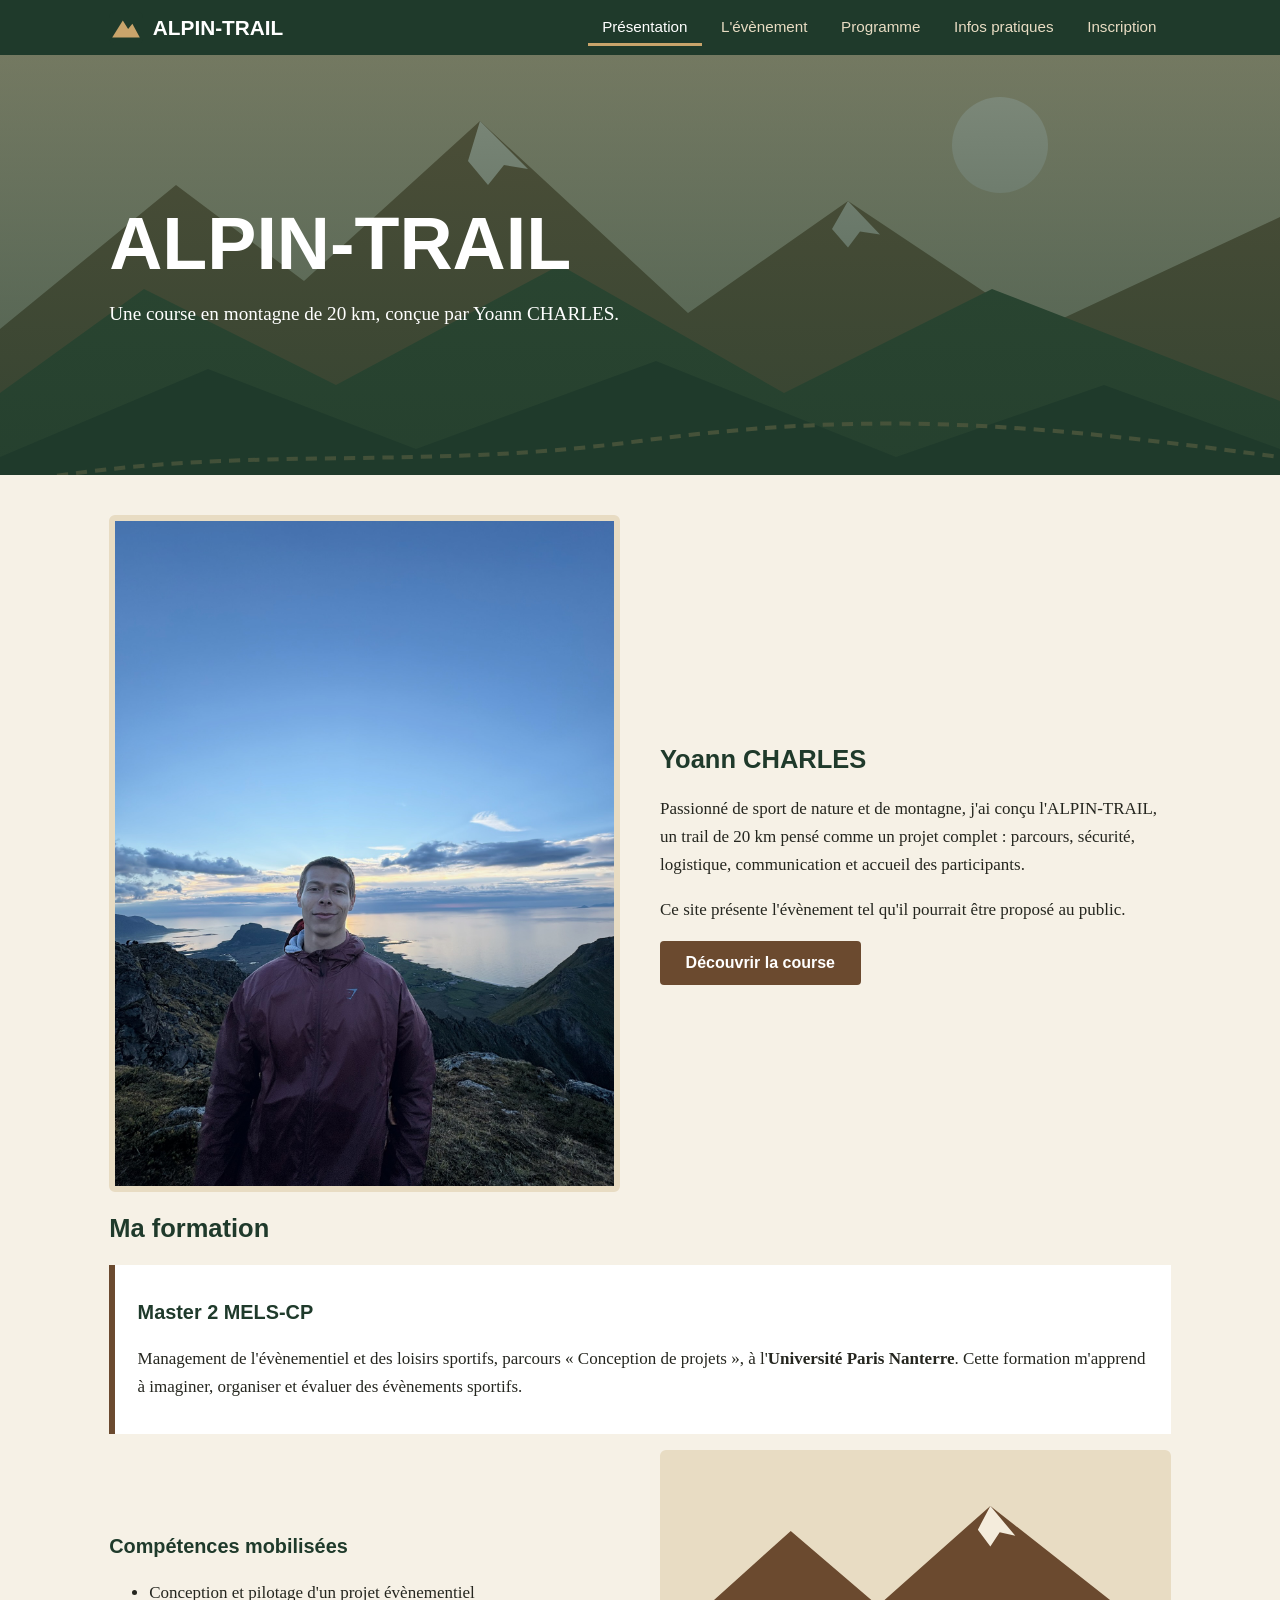
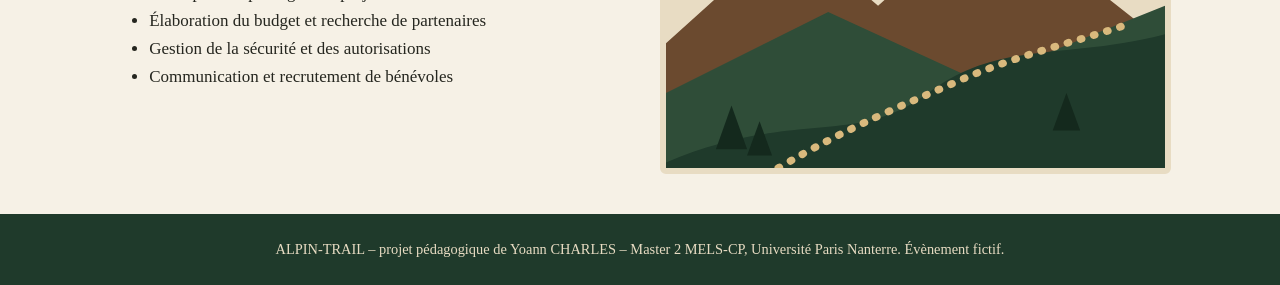
<file: index.html>
<!DOCTYPE html>
<html lang="fr"><head><meta charset="UTF-8"><meta name="viewport" content="width=device-width,initial-scale=1">
<title>Présentation – ALPIN-TRAIL</title><link rel="icon" href="images/favicon.svg"><link rel="stylesheet" href="style.css"></head><body>
<header><div class="barre"><a class="logo" href="index.html"><img src="images/favicon.svg" alt="">ALPIN-TRAIL</a>
<nav aria-label="Menu principal"><ul>
<li><a href="index.html" class="actif">Présentation</a></li>
<li><a href="evenement.html">L'évènement</a></li>
<li><a href="programme.html">Programme</a></li>
<li><a href="infos.html">Infos pratiques</a></li>
<li><a href="inscription.html">Inscription</a></li></ul></nav></div></header>
<section class="hero "><div><h1>ALPIN-TRAIL</h1><p>Une course en montagne de 20 km, conçue par Yoann CHARLES.</p></div></section>
<main>
<div class="deux"><img class="photo" src="images/yoann.jpg" alt="Photo de Yoann CHARLES">
<div><h2>Yoann CHARLES</h2><p>Passionné de sport de nature et de montagne, j'ai conçu l'ALPIN-TRAIL, un trail de 20 km pensé comme un projet complet : parcours, sécurité, logistique, communication et accueil des participants.</p>
<p>Ce site présente l'évènement tel qu'il pourrait être proposé au public.</p><a class="bouton" href="evenement.html">Découvrir la course</a></div></div>
<h2>Ma formation</h2>
<div class="bloc"><h3>Master 2 MELS-CP</h3><p>Management de l'évènementiel et des loisirs sportifs, parcours « Conception de projets », à l'<b>Université Paris Nanterre</b>. Cette formation m'apprend à imaginer, organiser et évaluer des évènements sportifs.</p></div>
<div class="deux"><div><h3>Compétences mobilisées</h3><ul><li>Conception et pilotage d'un projet évènementiel</li><li>Élaboration du budget et recherche de partenaires</li><li>Gestion de la sécurité et des autorisations</li><li>Communication et recrutement de bénévoles</li></ul></div>
<img class="photo" src="images/sentier.svg" alt="Sentier de montagne dans un paysage vert et brun"></div>
</main><footer>ALPIN-TRAIL – projet pédagogique de Yoann CHARLES – Master 2 MELS-CP, Université Paris Nanterre. Évènement fictif.</footer></body></html>
</file>
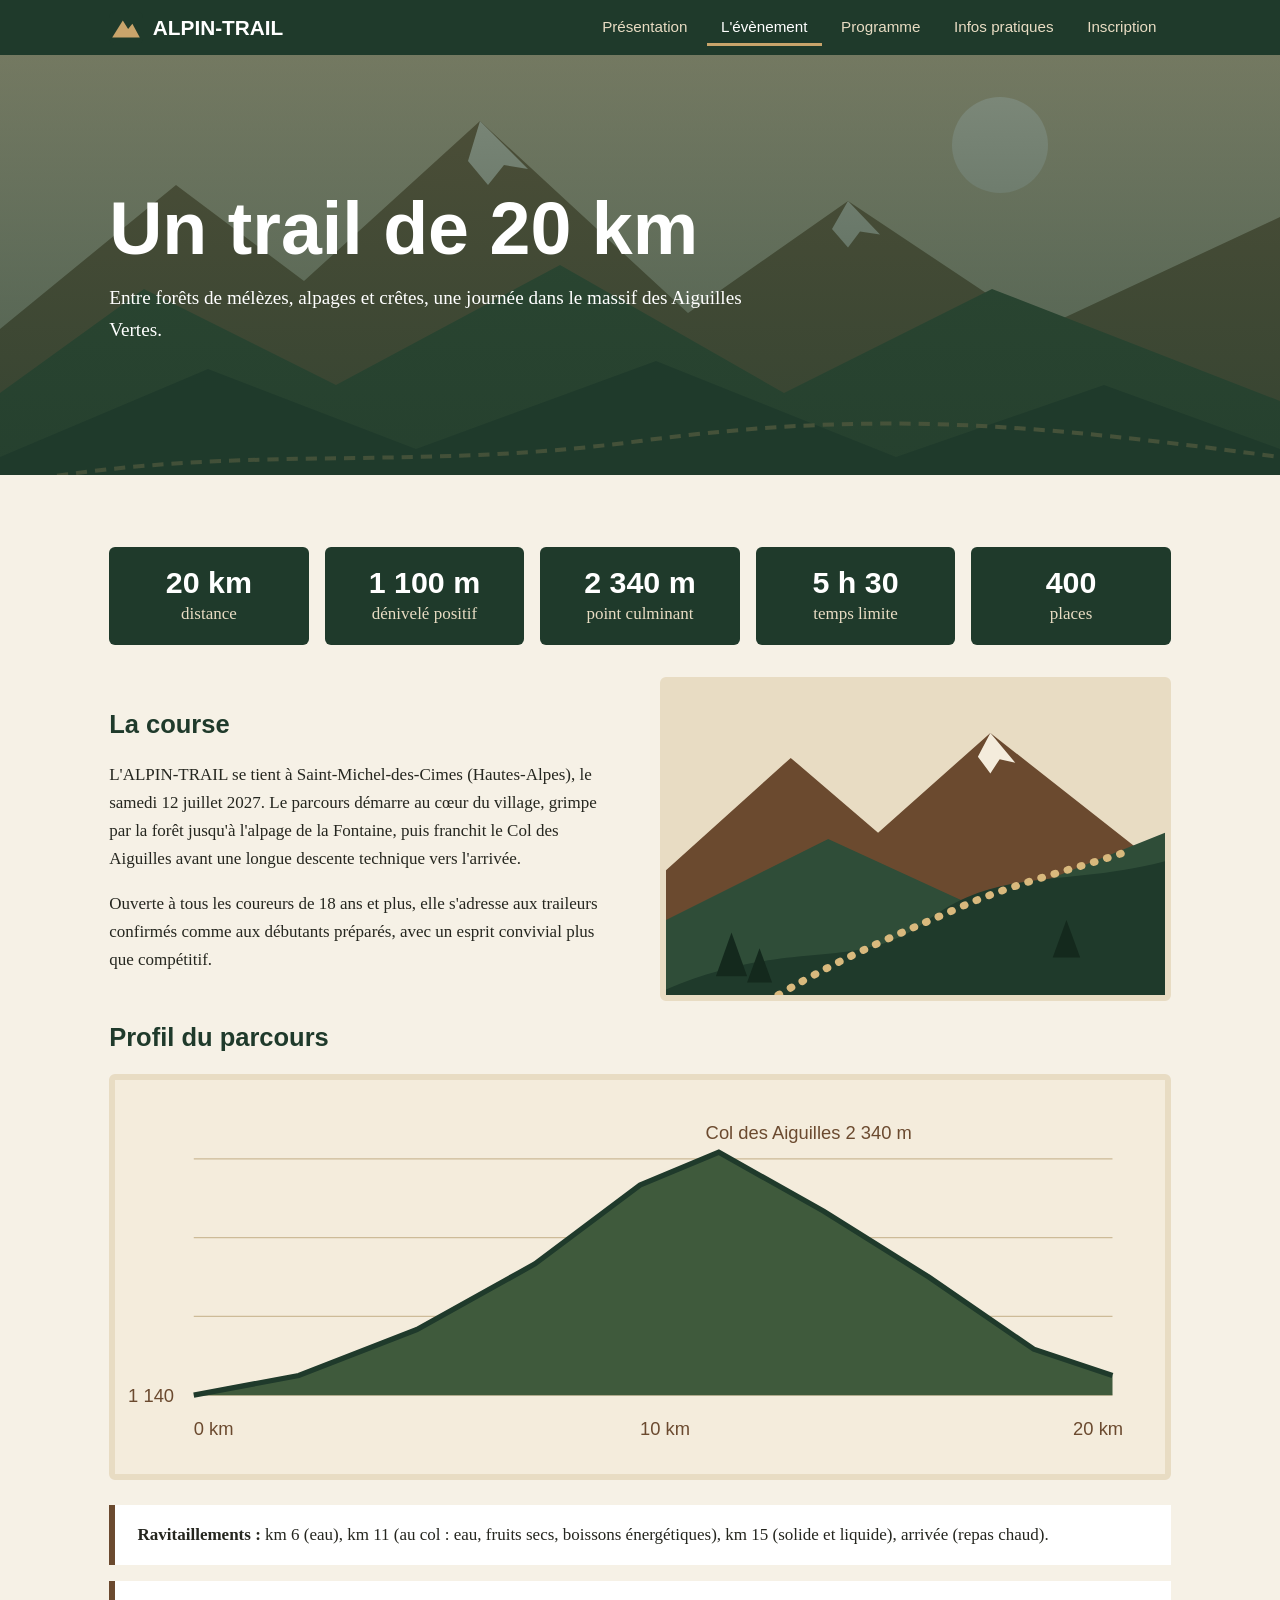
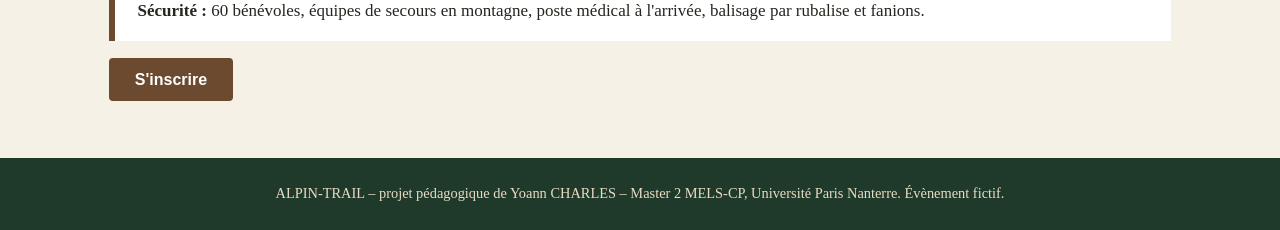
<file: evenement.html>
<!DOCTYPE html>
<html lang="fr"><head><meta charset="UTF-8"><meta name="viewport" content="width=device-width,initial-scale=1">
<title>L'évènement – ALPIN-TRAIL</title><link rel="icon" href="images/favicon.svg"><link rel="stylesheet" href="style.css"></head><body>
<header><div class="barre"><a class="logo" href="index.html"><img src="images/favicon.svg" alt="">ALPIN-TRAIL</a>
<nav aria-label="Menu principal"><ul>
<li><a href="index.html">Présentation</a></li>
<li><a href="evenement.html" class="actif">L'évènement</a></li>
<li><a href="programme.html">Programme</a></li>
<li><a href="infos.html">Infos pratiques</a></li>
<li><a href="inscription.html">Inscription</a></li></ul></nav></div></header>
<section class="hero "><div><h1>Un trail de 20 km</h1><p>Entre forêts de mélèzes, alpages et crêtes, une journée dans le massif des Aiguilles Vertes.</p></div></section>
<main>
<div class="chiffres"><div><b>20 km</b>distance</div><div><b>1 100 m</b>dénivelé positif</div><div><b>2 340 m</b>point culminant</div><div><b>5 h 30</b>temps limite</div><div><b>400</b>places</div></div>
<div class="deux"><div><h2>La course</h2><p>L'ALPIN-TRAIL se tient à Saint-Michel-des-Cimes (Hautes-Alpes), le samedi 12 juillet 2027. Le parcours démarre au cœur du village, grimpe par la forêt jusqu'à l'alpage de la Fontaine, puis franchit le Col des Aiguilles avant une longue descente technique vers l'arrivée.</p>
<p>Ouverte à tous les coureurs de 18 ans et plus, elle s'adresse aux traileurs confirmés comme aux débutants préparés, avec un esprit convivial plus que compétitif.</p></div><img class="photo" src="images/sentier.svg" alt="Sentier du parcours"></div>
<h2>Profil du parcours</h2><img class="photo" src="images/altitude.svg" alt="Profil altimétrique : montée jusqu'au col à 2 340 m puis descente">
<div class="bloc"><b>Ravitaillements :</b> km 6 (eau), km 11 (au col : eau, fruits secs, boissons énergétiques), km 15 (solide et liquide), arrivée (repas chaud).</div>
<div class="bloc"><b>Sécurité :</b> 60 bénévoles, équipes de secours en montagne, poste médical à l'arrivée, balisage par rubalise et fanions.</div>
<p><a class="bouton" href="inscription.html">S'inscrire</a></p>
</main><footer>ALPIN-TRAIL – projet pédagogique de Yoann CHARLES – Master 2 MELS-CP, Université Paris Nanterre. Évènement fictif.</footer></body></html>
</file>
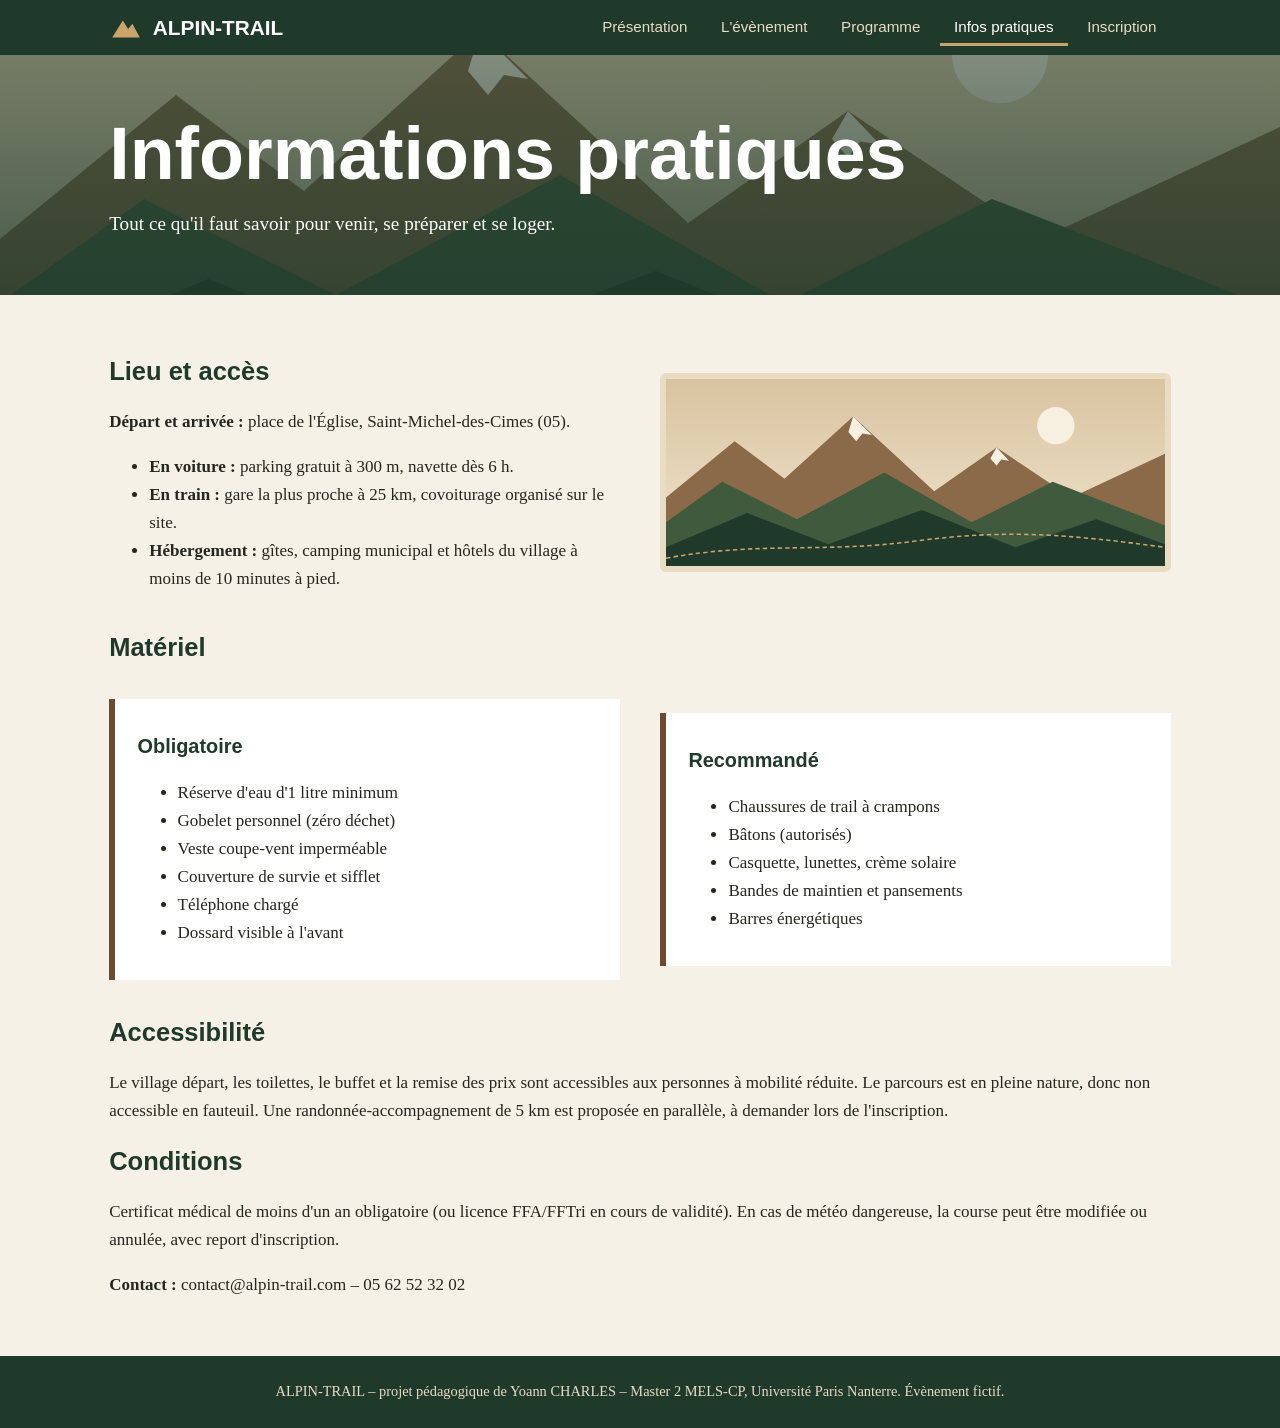
<file: infos.html>
<!DOCTYPE html>
<html lang="fr"><head><meta charset="UTF-8"><meta name="viewport" content="width=device-width,initial-scale=1">
<title>Infos pratiques – ALPIN-TRAIL</title><link rel="icon" href="images/favicon.svg"><link rel="stylesheet" href="style.css"></head><body>
<header><div class="barre"><a class="logo" href="index.html"><img src="images/favicon.svg" alt="">ALPIN-TRAIL</a>
<nav aria-label="Menu principal"><ul>
<li><a href="index.html">Présentation</a></li>
<li><a href="evenement.html">L'évènement</a></li>
<li><a href="programme.html">Programme</a></li>
<li><a href="infos.html" class="actif">Infos pratiques</a></li>
<li><a href="inscription.html">Inscription</a></li></ul></nav></div></header>
<section class="hero petit"><div><h1>Informations pratiques</h1><p>Tout ce qu'il faut savoir pour venir, se préparer et se loger.</p></div></section>
<main>
<div class="deux"><div><h2>Lieu et accès</h2><p><b>Départ et arrivée :</b> place de l'Église, Saint-Michel-des-Cimes (05).</p>
<ul><li><b>En voiture :</b> parking gratuit à 300 m, navette dès 6 h.</li><li><b>En train :</b> gare la plus proche à 25 km, covoiturage organisé sur le site.</li><li><b>Hébergement :</b> gîtes, camping municipal et hôtels du village à moins de 10 minutes à pied.</li></ul></div>
<img class="photo" src="images/hero.svg" alt="Panorama de montagne"></div>
<h2>Matériel</h2>
<div class="deux"><div class="bloc"><h3>Obligatoire</h3><ul><li>Réserve d'eau d'1 litre minimum</li><li>Gobelet personnel (zéro déchet)</li><li>Veste coupe-vent imperméable</li><li>Couverture de survie et sifflet</li><li>Téléphone chargé</li><li>Dossard visible à l'avant</li></ul></div>
<div class="bloc"><h3>Recommandé</h3><ul><li>Chaussures de trail à crampons</li><li>Bâtons (autorisés)</li><li>Casquette, lunettes, crème solaire</li><li>Bandes de maintien et pansements</li><li>Barres énergétiques</li></ul></div></div>
<h2>Accessibilité</h2><p>Le village départ, les toilettes, le buffet et la remise des prix sont accessibles aux personnes à mobilité réduite. Le parcours est en pleine nature, donc non accessible en fauteuil. Une randonnée-accompagnement de 5 km est proposée en parallèle, à demander lors de l'inscription.</p>
<h2>Conditions</h2><p>Certificat médical de moins d'un an obligatoire (ou licence FFA/FFTri en cours de validité). En cas de météo dangereuse, la course peut être modifiée ou annulée, avec report d'inscription.</p>
<p><b>Contact :</b> contact@alpin-trail.com – 05 62 52 32 02</p>
</main><footer>ALPIN-TRAIL – projet pédagogique de Yoann CHARLES – Master 2 MELS-CP, Université Paris Nanterre. Évènement fictif.</footer></body></html>
</file>
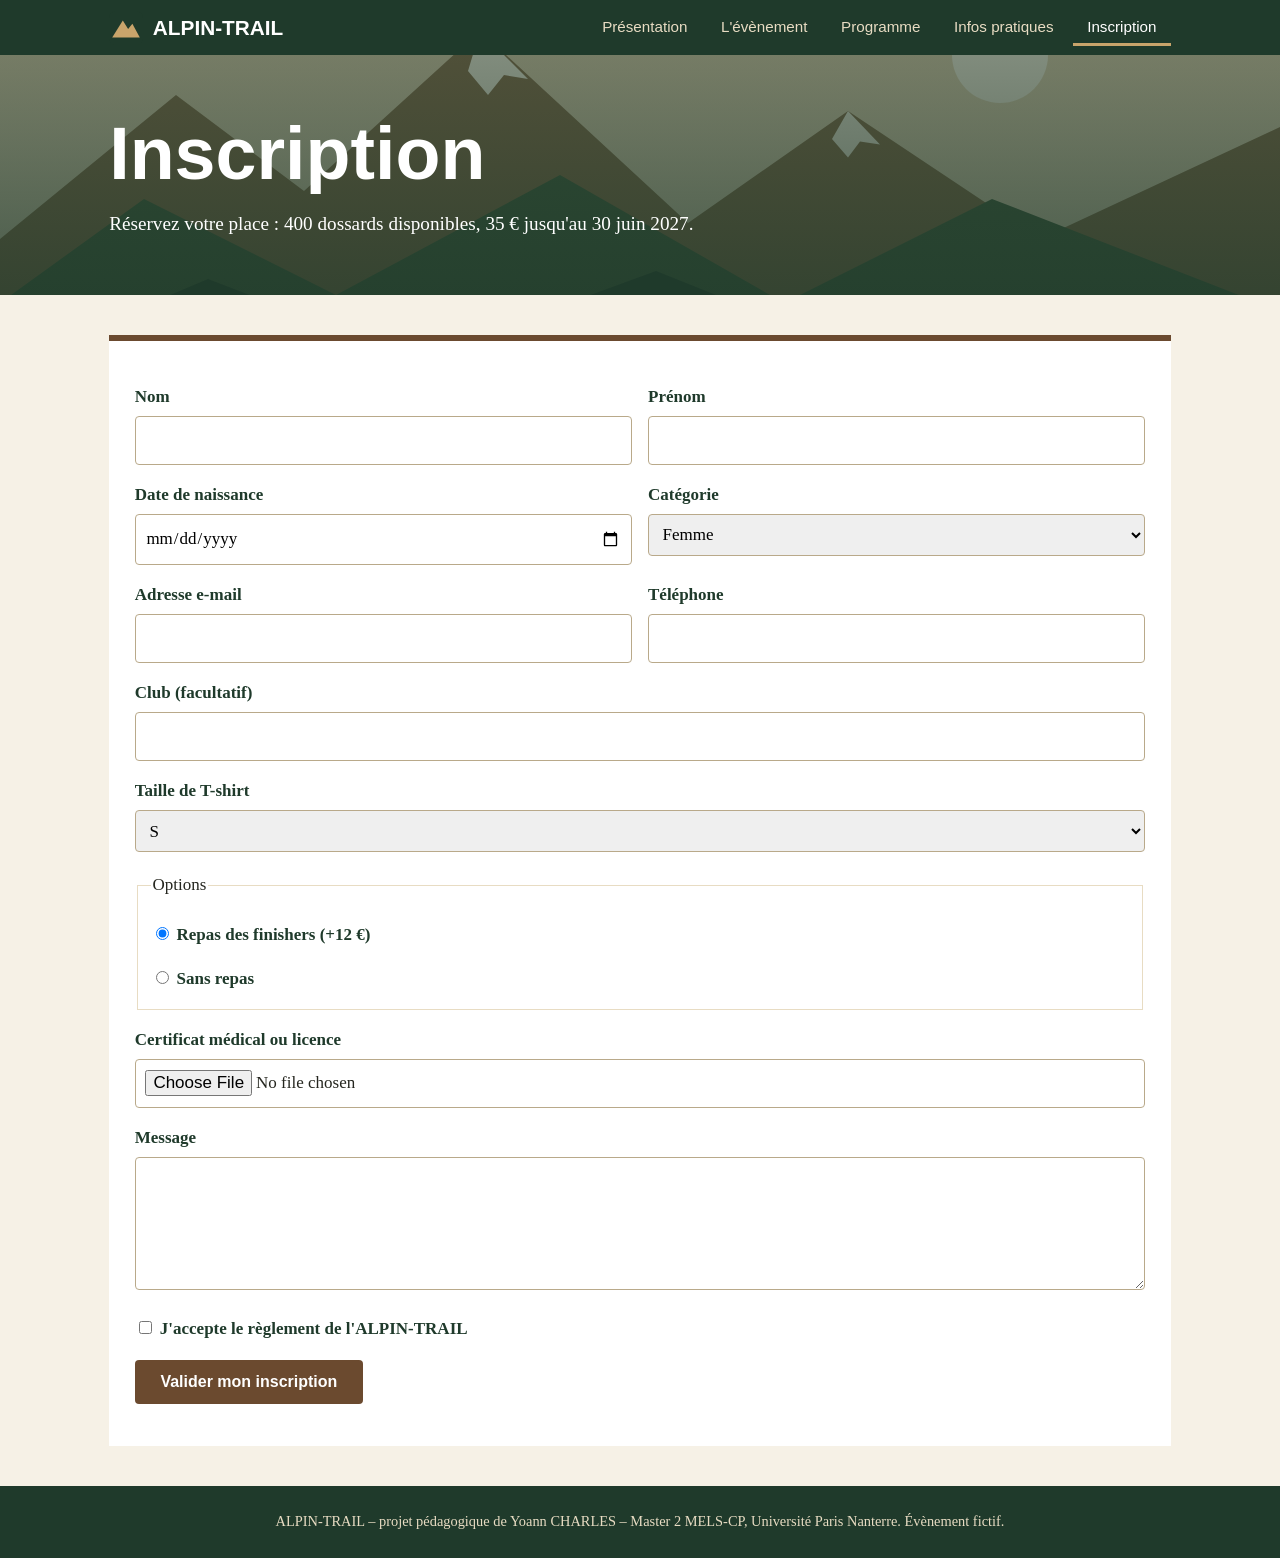
<file: inscription.html>
<!DOCTYPE html>
<html lang="fr"><head><meta charset="UTF-8"><meta name="viewport" content="width=device-width,initial-scale=1">
<title>Inscription – ALPIN-TRAIL</title><link rel="icon" href="images/favicon.svg"><link rel="stylesheet" href="style.css"></head><body>
<header><div class="barre"><a class="logo" href="index.html"><img src="images/favicon.svg" alt="">ALPIN-TRAIL</a>
<nav aria-label="Menu principal"><ul>
<li><a href="index.html">Présentation</a></li>
<li><a href="evenement.html">L'évènement</a></li>
<li><a href="programme.html">Programme</a></li>
<li><a href="infos.html">Infos pratiques</a></li>
<li><a href="inscription.html" class="actif">Inscription</a></li></ul></nav></div></header>
<section class="hero petit"><div><h1>Inscription</h1><p>Réservez votre place : 400 dossards disponibles, 35 € jusqu'au 30 juin 2027.</p></div></section>
<main>
<form action="#" method="post">
<div class="ligne"><div><label for="nom">Nom</label><input id="nom" name="nom" required></div><div><label for="prenom">Prénom</label><input id="prenom" name="prenom" required></div></div>
<div class="ligne"><div><label for="naissance">Date de naissance</label><input type="date" id="naissance" name="naissance" required></div>
<div><label for="sexe">Catégorie</label><select id="sexe" name="sexe"><option>Femme</option><option>Homme</option><option>Non précisé</option></select></div></div>
<div class="ligne"><div><label for="email">Adresse e-mail</label><input type="email" id="email" name="email" required></div><div><label for="tel">Téléphone</label><input type="tel" id="tel" name="tel"></div></div>
<label for="club">Club (facultatif)</label><input id="club" name="club">
<label for="taille">Taille de T-shirt</label><select id="taille" name="taille"><option>S</option><option>M</option><option>L</option><option>XL</option></select>
<fieldset><legend>Options</legend><label><input type="radio" name="repas" value="oui" checked>Repas des finishers (+12 €)</label><label><input type="radio" name="repas" value="non">Sans repas</label></fieldset>
<label for="certif">Certificat médical ou licence</label><input type="file" id="certif" name="certif">
<label for="msg">Message</label><textarea id="msg" name="msg" rows="4"></textarea>
<label><input type="checkbox" required>J'accepte le règlement de l'ALPIN-TRAIL</label>
<p><button class="bouton" type="submit">Valider mon inscription</button></p></form>
</main><footer>ALPIN-TRAIL – projet pédagogique de Yoann CHARLES – Master 2 MELS-CP, Université Paris Nanterre. Évènement fictif.</footer></body></html>
</file>
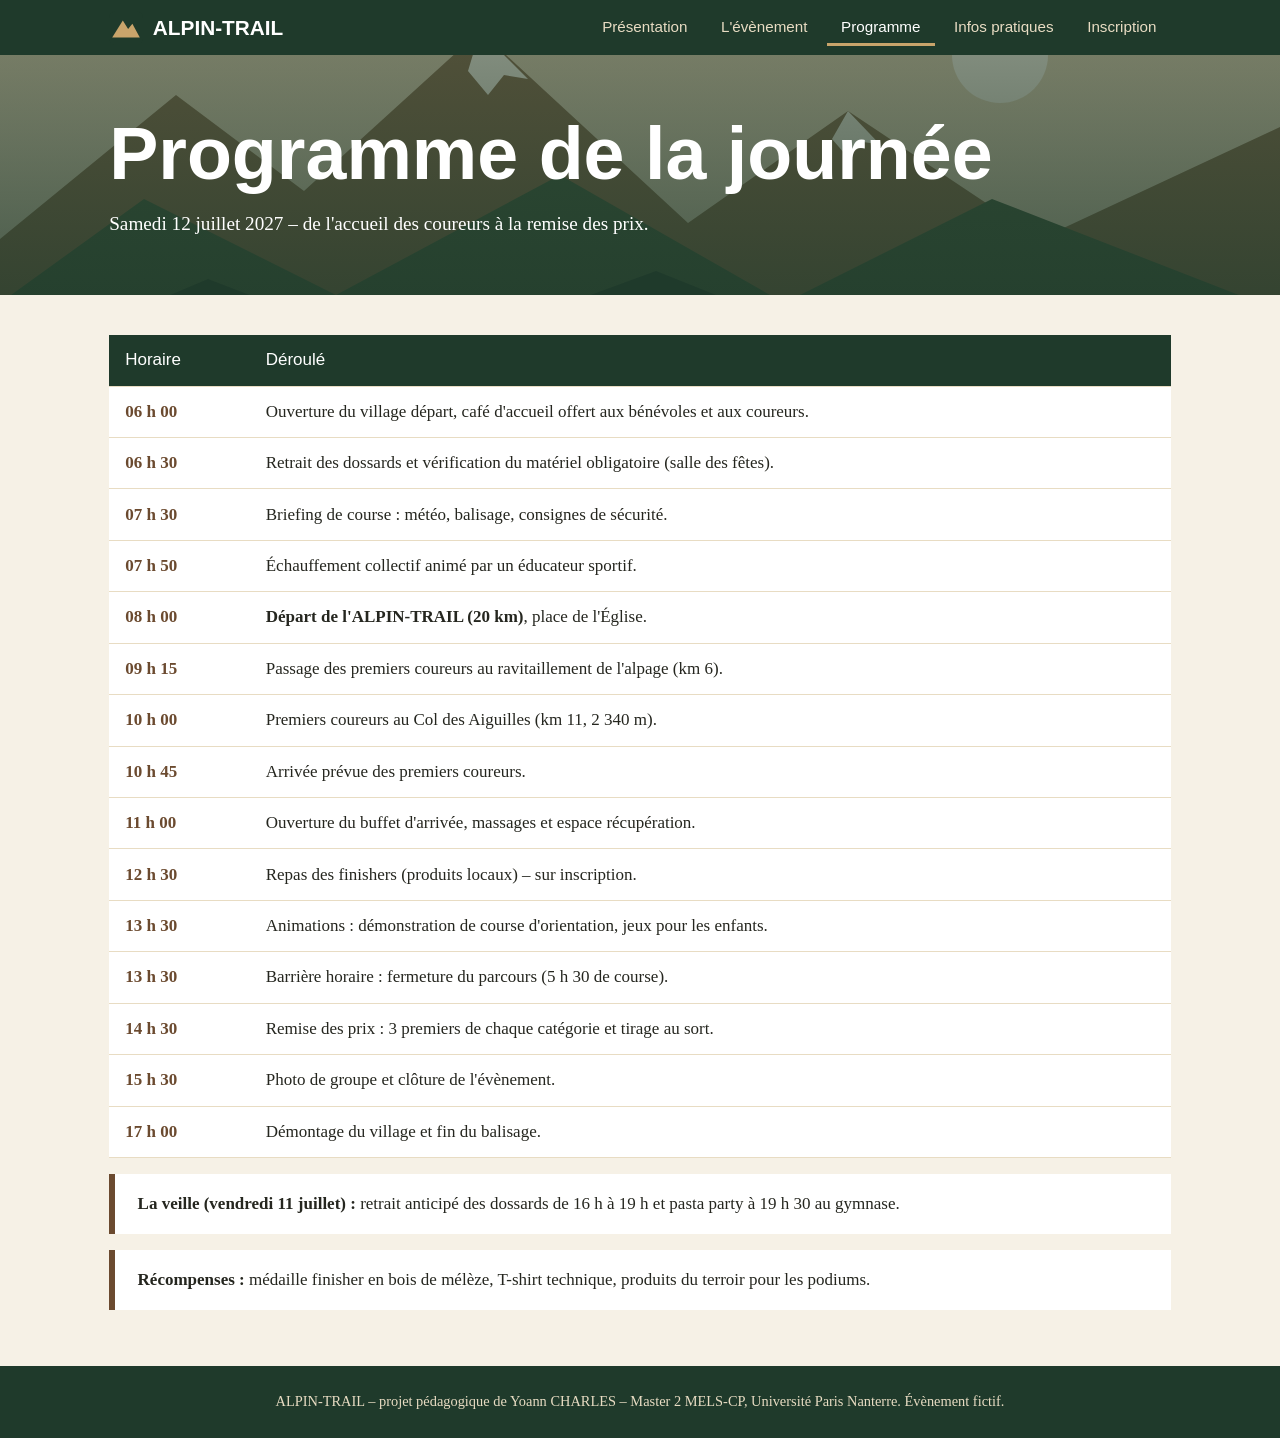
<file: programme.html>
<!DOCTYPE html>
<html lang="fr"><head><meta charset="UTF-8"><meta name="viewport" content="width=device-width,initial-scale=1">
<title>Programme – ALPIN-TRAIL</title><link rel="icon" href="images/favicon.svg"><link rel="stylesheet" href="style.css"></head><body>
<header><div class="barre"><a class="logo" href="index.html"><img src="images/favicon.svg" alt="">ALPIN-TRAIL</a>
<nav aria-label="Menu principal"><ul>
<li><a href="index.html">Présentation</a></li>
<li><a href="evenement.html">L'évènement</a></li>
<li><a href="programme.html" class="actif">Programme</a></li>
<li><a href="infos.html">Infos pratiques</a></li>
<li><a href="inscription.html">Inscription</a></li></ul></nav></div></header>
<section class="hero petit"><div><h1>Programme de la journée</h1><p>Samedi 12 juillet 2027 – de l'accueil des coureurs à la remise des prix.</p></div></section>
<main>
<table><tr><th>Horaire</th><th>Déroulé</th></tr>
<tr><td>06 h 00</td><td>Ouverture du village départ, café d'accueil offert aux bénévoles et aux coureurs.</td></tr>
<tr><td>06 h 30</td><td>Retrait des dossards et vérification du matériel obligatoire (salle des fêtes).</td></tr>
<tr><td>07 h 30</td><td>Briefing de course : météo, balisage, consignes de sécurité.</td></tr>
<tr><td>07 h 50</td><td>Échauffement collectif animé par un éducateur sportif.</td></tr>
<tr><td>08 h 00</td><td><b>Départ de l'ALPIN-TRAIL (20 km)</b>, place de l'Église.</td></tr>
<tr><td>09 h 15</td><td>Passage des premiers coureurs au ravitaillement de l'alpage (km 6).</td></tr>
<tr><td>10 h 00</td><td>Premiers coureurs au Col des Aiguilles (km 11, 2 340 m).</td></tr>
<tr><td>10 h 45</td><td>Arrivée prévue des premiers coureurs.</td></tr>
<tr><td>11 h 00</td><td>Ouverture du buffet d'arrivée, massages et espace récupération.</td></tr>
<tr><td>12 h 30</td><td>Repas des finishers (produits locaux) – sur inscription.</td></tr>
<tr><td>13 h 30</td><td>Animations : démonstration de course d'orientation, jeux pour les enfants.</td></tr>
<tr><td>13 h 30</td><td>Barrière horaire : fermeture du parcours (5 h 30 de course).</td></tr>
<tr><td>14 h 30</td><td>Remise des prix : 3 premiers de chaque catégorie et tirage au sort.</td></tr>
<tr><td>15 h 30</td><td>Photo de groupe et clôture de l'évènement.</td></tr>
<tr><td>17 h 00</td><td>Démontage du village et fin du balisage.</td></tr></table>
<div class="bloc"><b>La veille (vendredi 11 juillet) :</b> retrait anticipé des dossards de 16 h à 19 h et pasta party à 19 h 30 au gymnase.</div>
<div class="bloc"><b>Récompenses :</b> médaille finisher en bois de mélèze, T-shirt technique, produits du terroir pour les podiums.</div>
</main><footer>ALPIN-TRAIL – projet pédagogique de Yoann CHARLES – Master 2 MELS-CP, Université Paris Nanterre. Évènement fictif.</footer></body></html>
</file>
<file: style.css>
:root{--vert:#1f3a2b;--vert2:#2f4d38;--brun:#6b4a2f;--sable:#e8dcc3;--creme:#f6f1e6;--texte:#25261f}
*{box-sizing:border-box}
body{margin:0;font:17px/1.65 Georgia,"Times New Roman",serif;color:var(--texte);background:var(--creme)}
h1,h2,h3{font-family:"Trebuchet MS",Verdana,sans-serif;line-height:1.2;color:var(--vert)}
a{color:var(--brun)}
:focus-visible{outline:3px solid #c9a46b;outline-offset:2px}
header{background:var(--vert);position:sticky;top:0;z-index:5}
.barre{max-width:1100px;margin:auto;display:flex;flex-wrap:wrap;align-items:center;justify-content:space-between;padding:.6rem 1.2rem}
.logo{display:flex;align-items:center;gap:.6rem;color:#fff;text-decoration:none;font:bold 1.3rem "Trebuchet MS",sans-serif}
.logo img{width:34px}
nav ul{list-style:none;display:flex;flex-wrap:wrap;gap:.3rem;margin:0;padding:0}
nav a{display:block;padding:.5rem .9rem;color:var(--sable);text-decoration:none;font:.95rem "Trebuchet MS",sans-serif;border-bottom:3px solid transparent}
nav a:hover,nav a.actif{color:#fff;border-color:#c9a46b}
.hero{min-height:420px;background:linear-gradient(rgba(31,58,43,.55),rgba(31,58,43,.8)),url(images/hero.svg) center/cover;color:#fff;display:flex;align-items:flex-end}
.hero div{max-width:1100px;margin:auto;padding:3rem 1.2rem;width:100%}
.hero h1{color:#fff;font-size:clamp(2.4rem,7vw,4.6rem);margin:0}
.hero p{max-width:40rem;font-size:1.2rem;margin:.6rem 0 0}
.hero.petit{min-height:240px}
main{max-width:1100px;margin:auto;padding:2.5rem 1.2rem}
.deux{display:grid;grid-template-columns:1fr 1fr;gap:2.5rem;align-items:center}
img.photo{width:100%;border-radius:6px;border:6px solid var(--sable)}
.chiffres{display:grid;grid-template-columns:repeat(auto-fit,minmax(150px,1fr));gap:1rem;margin:2rem 0}
.chiffres div{background:var(--vert);color:var(--sable);padding:1.1rem;border-radius:6px;text-align:center}
.chiffres b{display:block;font:bold 1.9rem "Trebuchet MS",sans-serif;color:#fff}
.bloc{background:#fff;border-left:6px solid var(--brun);padding:1rem 1.4rem;margin:1rem 0}
.bouton{display:inline-block;background:var(--brun);color:#fff;padding:.8rem 1.6rem;border:0;border-radius:4px;text-decoration:none;font:bold 1rem "Trebuchet MS",sans-serif;cursor:pointer}
.bouton:hover{background:var(--vert)}
table{width:100%;border-collapse:collapse;background:#fff}
th,td{padding:.7rem 1rem;text-align:left;border-bottom:1px solid var(--sable);vertical-align:top}
th{background:var(--vert);color:#fff;font-family:"Trebuchet MS",sans-serif;font-weight:normal}
td:first-child{white-space:nowrap;font-weight:bold;color:var(--brun)}
form{background:#fff;padding:1.6rem;border-top:6px solid var(--brun)}
label{display:block;margin:1rem 0 .3rem;font-weight:bold;color:var(--vert)}
input,select,textarea{width:100%;padding:.6rem;border:1px solid #b9a98a;border-radius:4px;font:inherit}
input[type=checkbox],input[type=radio]{width:auto;margin-right:.5rem}
.ligne{display:grid;grid-template-columns:1fr 1fr;gap:1rem}
fieldset{border:1px solid var(--sable);margin-top:1.2rem}
footer{background:var(--vert);color:var(--sable);text-align:center;padding:1.5rem;font-size:.9rem}
@media(max-width:760px){.deux,.ligne{grid-template-columns:1fr}.barre{justify-content:center}}
</file>
